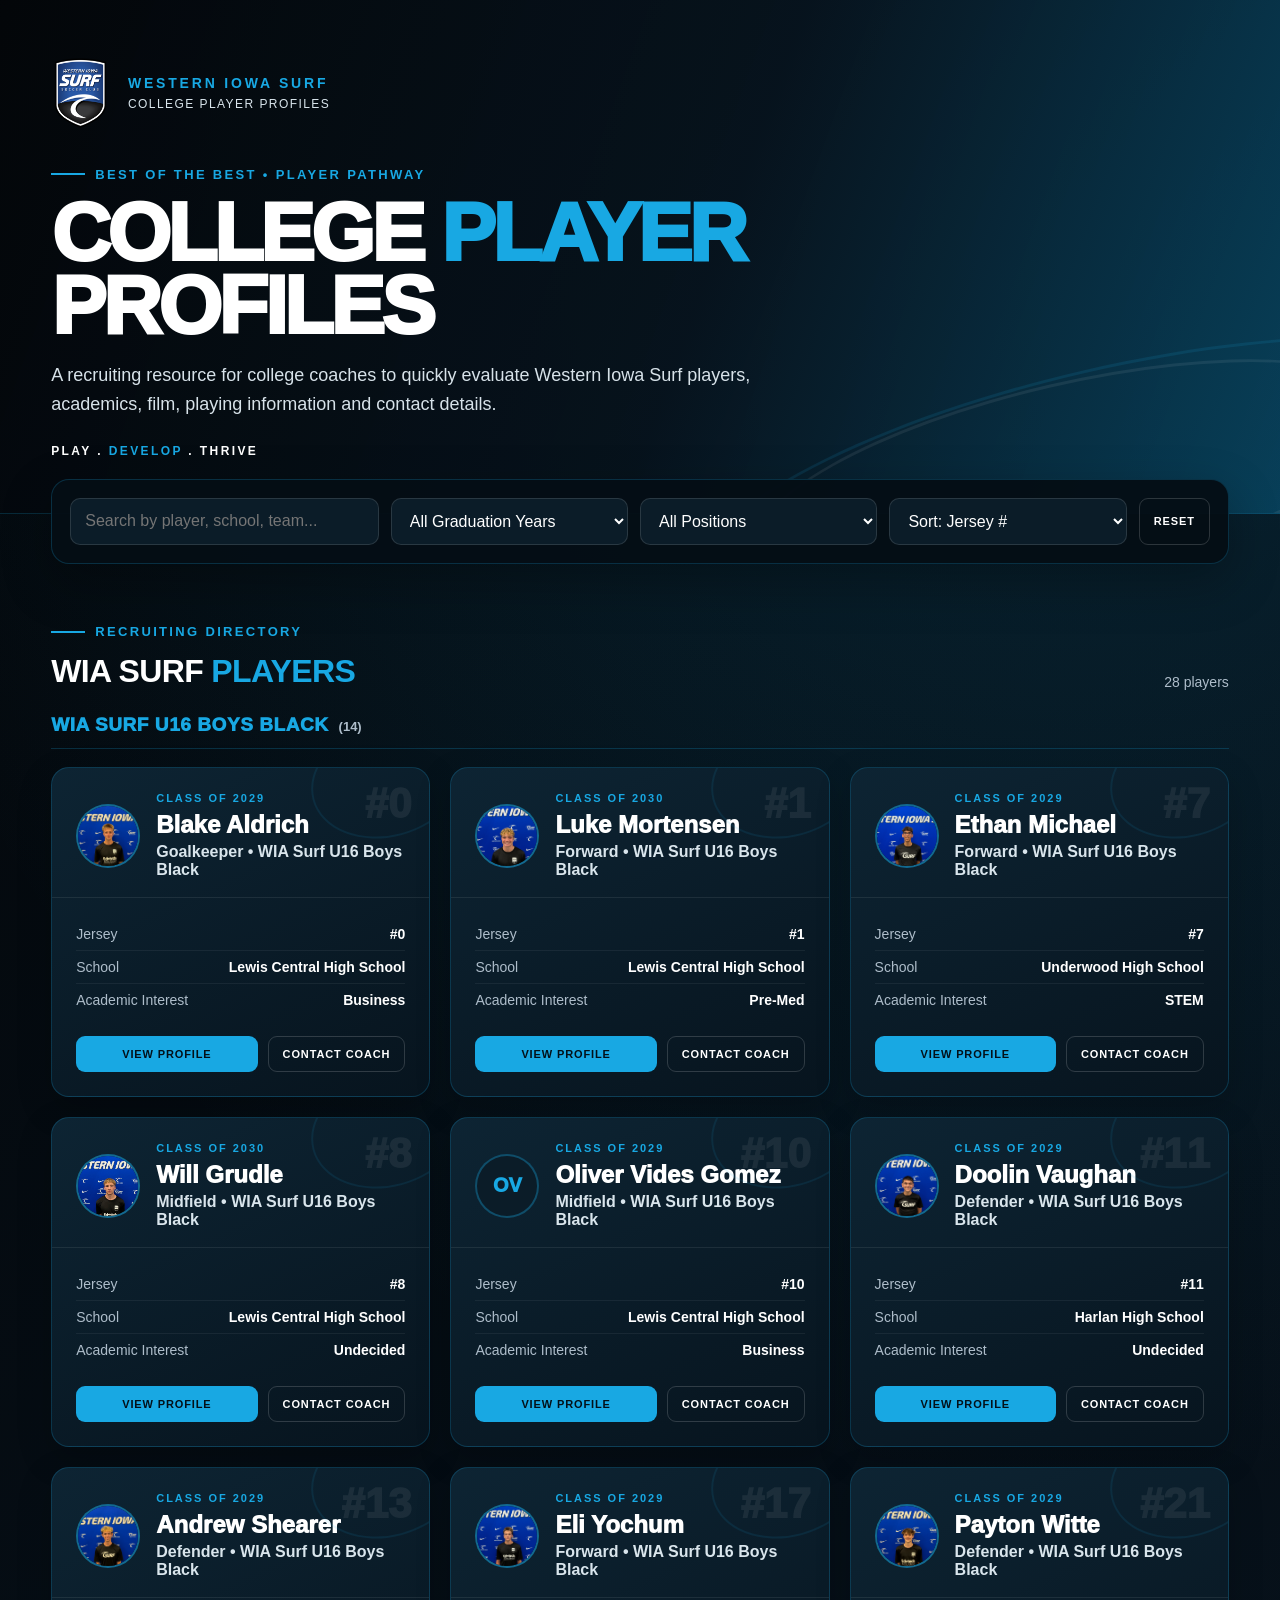
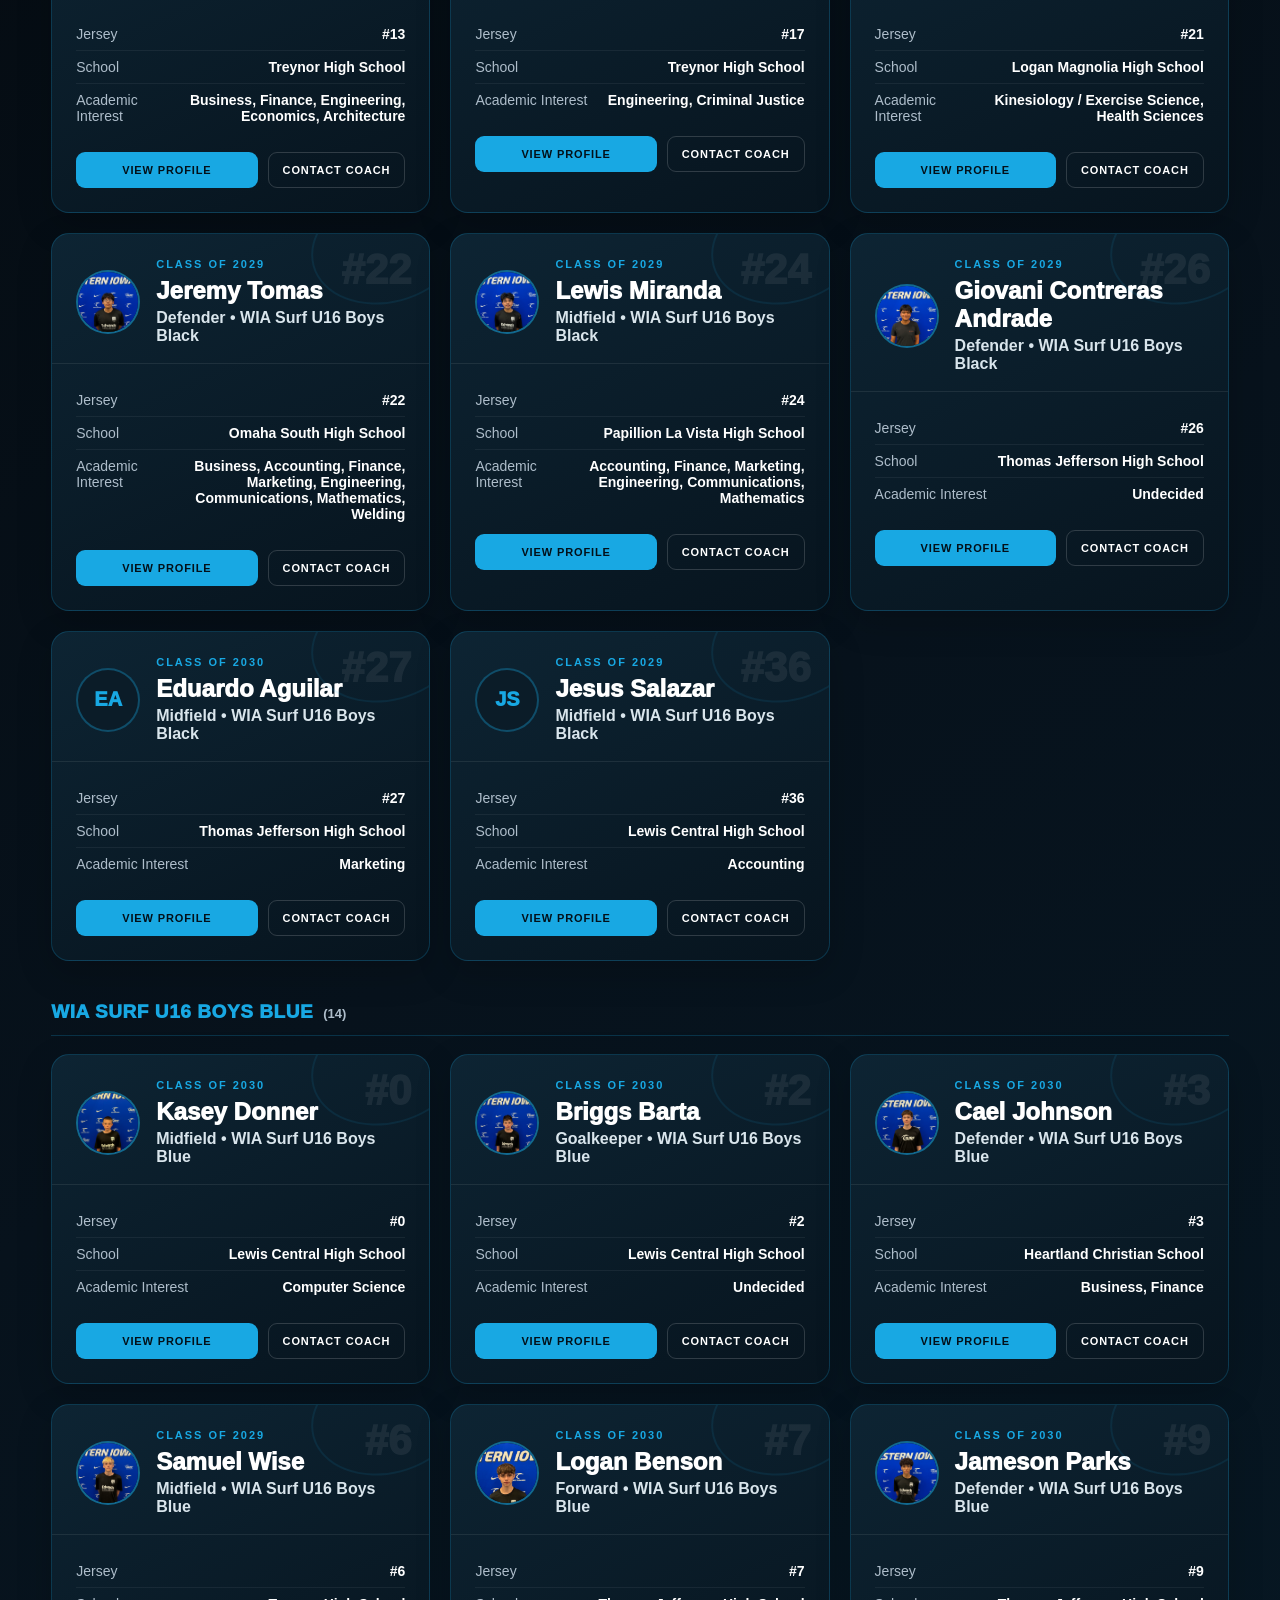
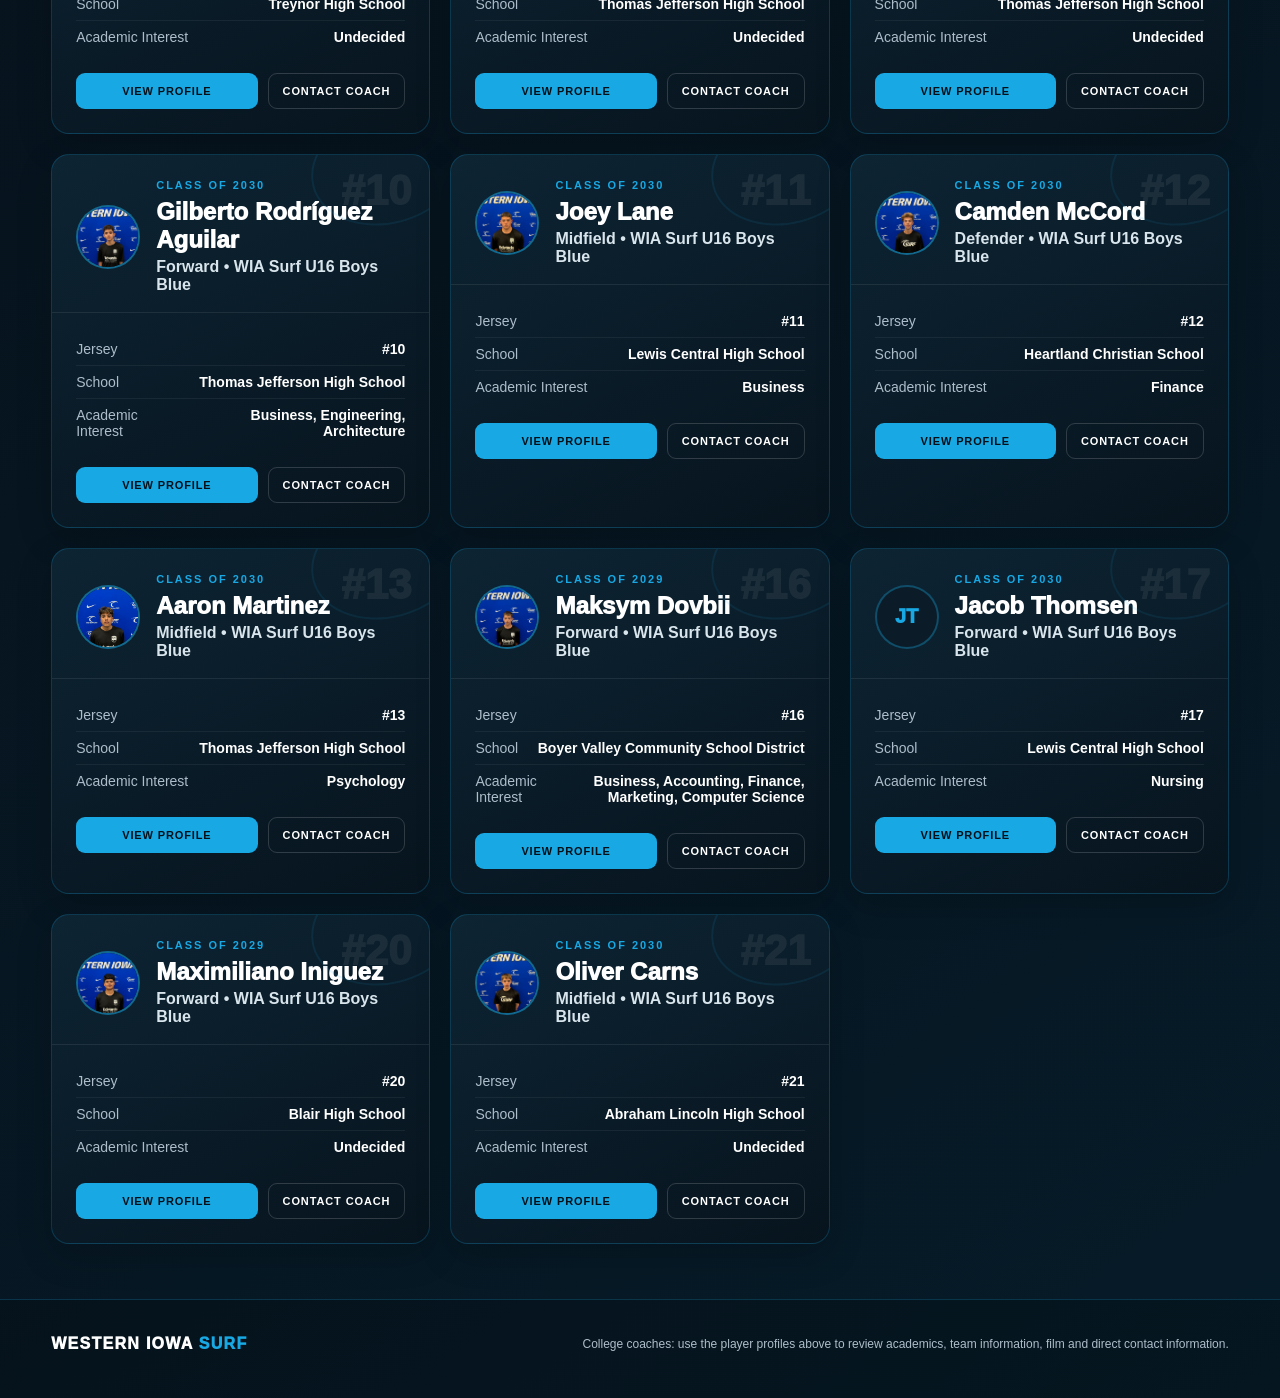
<file: index.html>
<!DOCTYPE html>
<html lang="en">
<head>
<meta charset="UTF-8">
<meta name="viewport" content="width=device-width, initial-scale=1.0">
<title>Western Iowa Surf | College Player Profiles</title>
<link rel="stylesheet" href="css/style.css">
</head>
<body>

<header class="hero">
  <div class="hero-inner">
    <div class="brand">
      <img class="brand-logo"
        src="images/team-logo.png"
        alt="Western Iowa Surf">
      <div>
        <div class="brand-name">WESTERN IOWA SURF</div>
        <div class="brand-sub">COLLEGE PLAYER PROFILES</div>
      </div>
    </div>

    <div class="eyebrow">Best of the Best • Player Pathway</div>
    <h1>COLLEGE <span>PLAYER</span><br>PROFILES</h1>
    <div class="hero-copy">
      A recruiting resource for college coaches to quickly evaluate Western Iowa Surf players,
      academics, film, playing information and contact details.
    </div>
    <div class="hero-tagline">PLAY . <span>DEVELOP</span> . THRIVE</div>
  </div>
</header>

<main class="container">
  <div class="controls">
    <input id="search" class="control" type="search" placeholder="Search by player, school, team...">
    <select id="year" class="control">
      <option value="">All Graduation Years</option>
    </select>
    <select id="position" class="control">
      <option value="">All Positions</option>
    </select>
    <select id="sort" class="control">
      <option value="jersey">Sort: Jersey #</option>
      <option value="name">Sort: Name (A-Z)</option>
    </select>
    <button class="btn btn-secondary" onclick="clearFilters()">Reset</button>
  </div>

  <section class="section">
    <div class="section-head">
      <div>
        <div class="eyebrow">Recruiting Directory</div>
        <h2 class="section-title">WIA SURF <span>PLAYERS</span></h2>
      </div>
      <div id="results" class="results"></div>
    </div>

    <div id="playerGrid" class="grid"></div>
    <div id="empty" class="empty">No players match your search.</div>
  </section>
</main>

<footer class="footer">
  <div class="container footer-inner">
    <div class="footer-brand">WESTERN IOWA <span>SURF</span></div>
    <div class="footer-note">
      College coaches: use the player profiles above to review academics, team information,
      film and direct contact information.
    </div>
  </div>
</footer>

<div id="modal" class="modal" onclick="closeModal(event)">
  <div class="modal-box" onclick="event.stopPropagation()">
    <div class="modal-head">
      <div class="modal-head-left">
        <div id="modalAvatarWrap"></div>
        <div>
          <div id="modalName" class="modal-name"></div>
          <div id="modalMeta" class="modal-meta"></div>
        </div>
      </div>
      <button class="close" onclick="hideModal()">×</button>
    </div>
    <div id="modalContent" class="modal-content"></div>
  </div>
</div>

<script src="js/players.js"></script>
<script src="js/app.js"></script>
</body>
</html>
</file>
<file: css/style.css>
:root{
  --surf-blue:#18a8e3;
  --surf-blue-dark:#0877a8;
  --navy:#07121c;
  --navy-2:#0c1d2a;
  --black:#030609;
  --white:#ffffff;
  --muted:#aebdca;
  --line:rgba(24,168,227,.22);
  --card:rgba(11,29,42,.94);
  --shadow:0 18px 50px rgba(0,0,0,.28);
}
*{box-sizing:border-box}
html{scroll-behavior:smooth}
body{
  margin:0;
  font-family:Arial,Helvetica,sans-serif;
  color:var(--white);
  background:
    radial-gradient(circle at 85% 5%,rgba(24,168,227,.16),transparent 28%),
    linear-gradient(145deg,var(--black),var(--navy) 52%,#061b28);
}
button,input,select{font:inherit}
button{cursor:pointer}
a{color:inherit;text-decoration:none}

.hero{
  position:relative;
  overflow:hidden;
  min-height:390px;
  display:flex;
  align-items:center;
  border-bottom:1px solid var(--line);
  background:
    linear-gradient(110deg,rgba(3,6,9,.98) 0%,rgba(7,18,28,.93) 55%,rgba(8,71,100,.8) 100%);
}
.hero:before,.hero:after{
  content:"";
  position:absolute;
  width:850px;height:240px;
  border:3px solid rgba(24,168,227,.12);
  border-radius:50%;
  transform:rotate(-13deg);
  right:-260px;bottom:-100px;
}
.hero:after{
  width:650px;height:190px;
  right:-120px;bottom:-65px;
  border-color:rgba(255,255,255,.07);
}
.hero-inner{position:relative;z-index:2;width:min(1180px,92%);margin:auto;padding:55px 0}
.brand{
  display:flex;align-items:center;gap:18px;margin-bottom:30px
}
.brand-logo{
  height:76px;width:auto;object-fit:contain;
}
.brand-name{font-size:14px;font-weight:800;letter-spacing:.2em;color:var(--surf-blue)}
.brand-sub{font-size:12px;letter-spacing:.12em;color:#d9e5ec;margin-top:6px}
.eyebrow{
  display:inline-flex;align-items:center;gap:10px;
  color:var(--surf-blue);font-size:13px;font-weight:900;letter-spacing:.18em;
  text-transform:uppercase;margin-bottom:14px
}
.eyebrow:before{content:"";width:34px;height:2px;background:var(--surf-blue)}
h1{
  font-size:clamp(42px,7vw,82px);line-height:.9;margin:0 0 18px;
  text-transform:uppercase;letter-spacing:-.045em;font-weight:950
}
h1 span{color:var(--surf-blue)}
.hero-copy{max-width:730px;color:#d7e2e9;font-size:18px;line-height:1.6}
.hero-tagline{
  margin-top:25px;font-size:12px;font-weight:900;letter-spacing:.2em;
  color:white;text-transform:uppercase
}
.hero-tagline span{color:var(--surf-blue)}

.container{width:min(1180px,92%);margin:auto}
.controls{
  margin-top:-35px;position:relative;z-index:5;
  background:rgba(5,14,21,.96);border:1px solid var(--line);
  box-shadow:var(--shadow);border-radius:18px;padding:18px;
  display:grid;grid-template-columns:1.3fr 1fr 1fr 1fr auto;gap:12px
}
.control{
  width:100%;border:1px solid rgba(255,255,255,.12);background:#0b1c28;
  color:white;border-radius:10px;padding:13px 14px;outline:none
}
.control:focus{border-color:var(--surf-blue);box-shadow:0 0 0 3px rgba(24,168,227,.12)}
.section{padding:55px 0}
.section-head{
  display:flex;justify-content:space-between;gap:20px;align-items:end;margin-bottom:24px
}
.section-title{
  margin:0;font-size:32px;text-transform:uppercase;letter-spacing:-.02em
}
.section-title span{color:var(--surf-blue)}
.results{color:var(--muted);font-size:14px}

#playerGrid{display:flex;flex-direction:column;gap:40px}
.team-group-title{
  font-size:19px;font-weight:950;text-transform:uppercase;letter-spacing:.03em;
  color:var(--surf-blue);margin:0 0 18px;padding-bottom:12px;
  border-bottom:1px solid var(--line);
  display:flex;align-items:baseline;gap:10px
}
.team-group-count{color:var(--muted);font-weight:700;font-size:13px;letter-spacing:0;text-transform:none}
.grid{display:grid;grid-template-columns:repeat(3,1fr);gap:20px}
.card{
  position:relative;overflow:hidden;background:linear-gradient(155deg,#0d2433,#07141e);
  border:1px solid var(--line);border-radius:18px;box-shadow:0 12px 35px rgba(0,0,0,.18);
  transition:.2s transform,.2s border-color
}
.card:hover{transform:translateY(-5px);border-color:rgba(24,168,227,.65)}
.card-top{padding:24px 24px 18px;border-bottom:1px solid rgba(255,255,255,.08);display:flex;gap:16px;align-items:center}
.card-top:after{
  content:"";position:absolute;right:-35px;top:-45px;width:150px;height:110px;
  border:2px solid rgba(24,168,227,.1);border-radius:50%;transform:rotate(-15deg)
}
.avatar{
  width:64px;height:64px;border-radius:50%;object-fit:cover;flex:0 0 auto;
  border:2px solid rgba(24,168,227,.55);background:#0b1c28
}
.avatar-fallback{
  width:64px;height:64px;border-radius:50%;flex:0 0 auto;
  border:2px solid rgba(24,168,227,.35);background:#0b1c28;
  display:flex;align-items:center;justify-content:center;
  font-weight:950;font-size:20px;color:var(--surf-blue)
}
.card-top-text{min-width:0}
.jersey{
  position:absolute;right:18px;top:15px;font-size:42px;line-height:1;
  font-weight:950;color:rgba(255,255,255,.07)
}
.class{font-size:11px;font-weight:900;letter-spacing:.18em;color:var(--surf-blue);text-transform:uppercase}
.name{font-size:24px;font-weight:950;margin:7px 0 4px}
.position{color:#d9e5ec;font-weight:700}
.card-body{padding:20px 24px}
.info-row{display:flex;justify-content:space-between;gap:15px;padding:8px 0;border-bottom:1px solid rgba(255,255,255,.06);font-size:14px}
.info-row:last-child{border-bottom:0}
.label{color:var(--muted)}
.value{text-align:right;font-weight:700}
.card-actions{display:flex;gap:10px;padding:0 24px 24px}
.btn{
  border:0;border-radius:9px;padding:11px 14px;font-weight:900;
  text-transform:uppercase;font-size:11px;letter-spacing:.08em;transition:.2s
}
.btn-primary{background:var(--surf-blue);color:#031019;flex:1}
.btn-primary:hover{background:#53c5ef}
.btn-secondary{background:transparent;color:white;border:1px solid rgba(255,255,255,.16)}
.btn-secondary:hover{border-color:var(--surf-blue);color:var(--surf-blue)}

.empty{
  display:none;text-align:center;padding:60px 20px;border:1px dashed rgba(255,255,255,.15);
  border-radius:16px;color:var(--muted)
}

.footer{
  border-top:1px solid var(--line);padding:35px 0 45px;background:rgba(0,0,0,.2)
}
.footer-inner{display:flex;justify-content:space-between;gap:20px;align-items:center}
.footer-brand{font-weight:950;letter-spacing:.08em}
.footer-brand span{color:var(--surf-blue)}
.footer-note{color:var(--muted);font-size:12px;line-height:1.5;text-align:right}

.modal{
  display:none;position:fixed;inset:0;background:rgba(0,0,0,.78);z-index:100;
  padding:25px;overflow:auto
}
.modal.show{display:flex;align-items:center;justify-content:center}
.modal-box{
  width:min(900px,100%);background:#081722;border:1px solid rgba(24,168,227,.35);
  border-radius:20px;box-shadow:0 30px 90px rgba(0,0,0,.5);overflow:hidden
}
.modal-head{
  padding:28px;background:linear-gradient(115deg,#050b10,#0b3043);
  display:flex;justify-content:space-between;gap:20px;align-items:center
}
.modal-head-left{display:flex;gap:18px;align-items:center;min-width:0}
.modal-avatar{
  width:88px;height:88px;border-radius:50%;object-fit:cover;flex:0 0 auto;
  border:3px solid rgba(24,168,227,.65);background:#0b1c28
}
.modal-avatar-fallback{
  width:88px;height:88px;border-radius:50%;flex:0 0 auto;
  border:3px solid rgba(24,168,227,.45);background:#0b1c28;
  display:flex;align-items:center;justify-content:center;
  font-weight:950;font-size:28px;color:var(--surf-blue)
}
.modal-name{font-size:36px;font-weight:950}
.modal-meta{color:var(--surf-blue);font-weight:900;margin-top:5px}
.close{background:none;border:0;color:white;font-size:30px}
.modal-content{padding:28px}
.profile-grid{display:grid;grid-template-columns:1fr 1fr;gap:16px}
.profile-section{
  padding:20px;border:1px solid rgba(255,255,255,.08);border-radius:14px;background:rgba(255,255,255,.025)
}
.profile-section h3{
  margin:0 0 15px;font-size:12px;letter-spacing:.15em;text-transform:uppercase;color:var(--surf-blue)
}
.profile-section p{color:#d6e1e8;line-height:1.6;margin:0}
.profile-full{grid-column:1/-1}
.film{
  display:inline-block;margin-top:12px;background:var(--surf-blue);color:#031019;
  padding:12px 16px;border-radius:9px;font-weight:950;font-size:12px;text-transform:uppercase
}

@media(max-width:850px){
  .controls{grid-template-columns:1fr 1fr}
  .grid{grid-template-columns:repeat(2,1fr)}
}
@media(max-width:600px){
  .hero{min-height:440px}
  .hero-inner{padding:40px 0}
  .brand-logo{width:58px;height:58px}
  .brand-name{font-size:12px}
  .controls{grid-template-columns:1fr;margin-top:-25px}
  .grid{grid-template-columns:1fr}
  .section{padding:42px 0}
  .section-head{align-items:start;flex-direction:column}
  .profile-grid{grid-template-columns:1fr}
  .profile-full{grid-column:auto}
  .footer-inner{flex-direction:column;align-items:start}
  .footer-note{text-align:left}
  .modal-head{flex-wrap:wrap}
}
</file>
